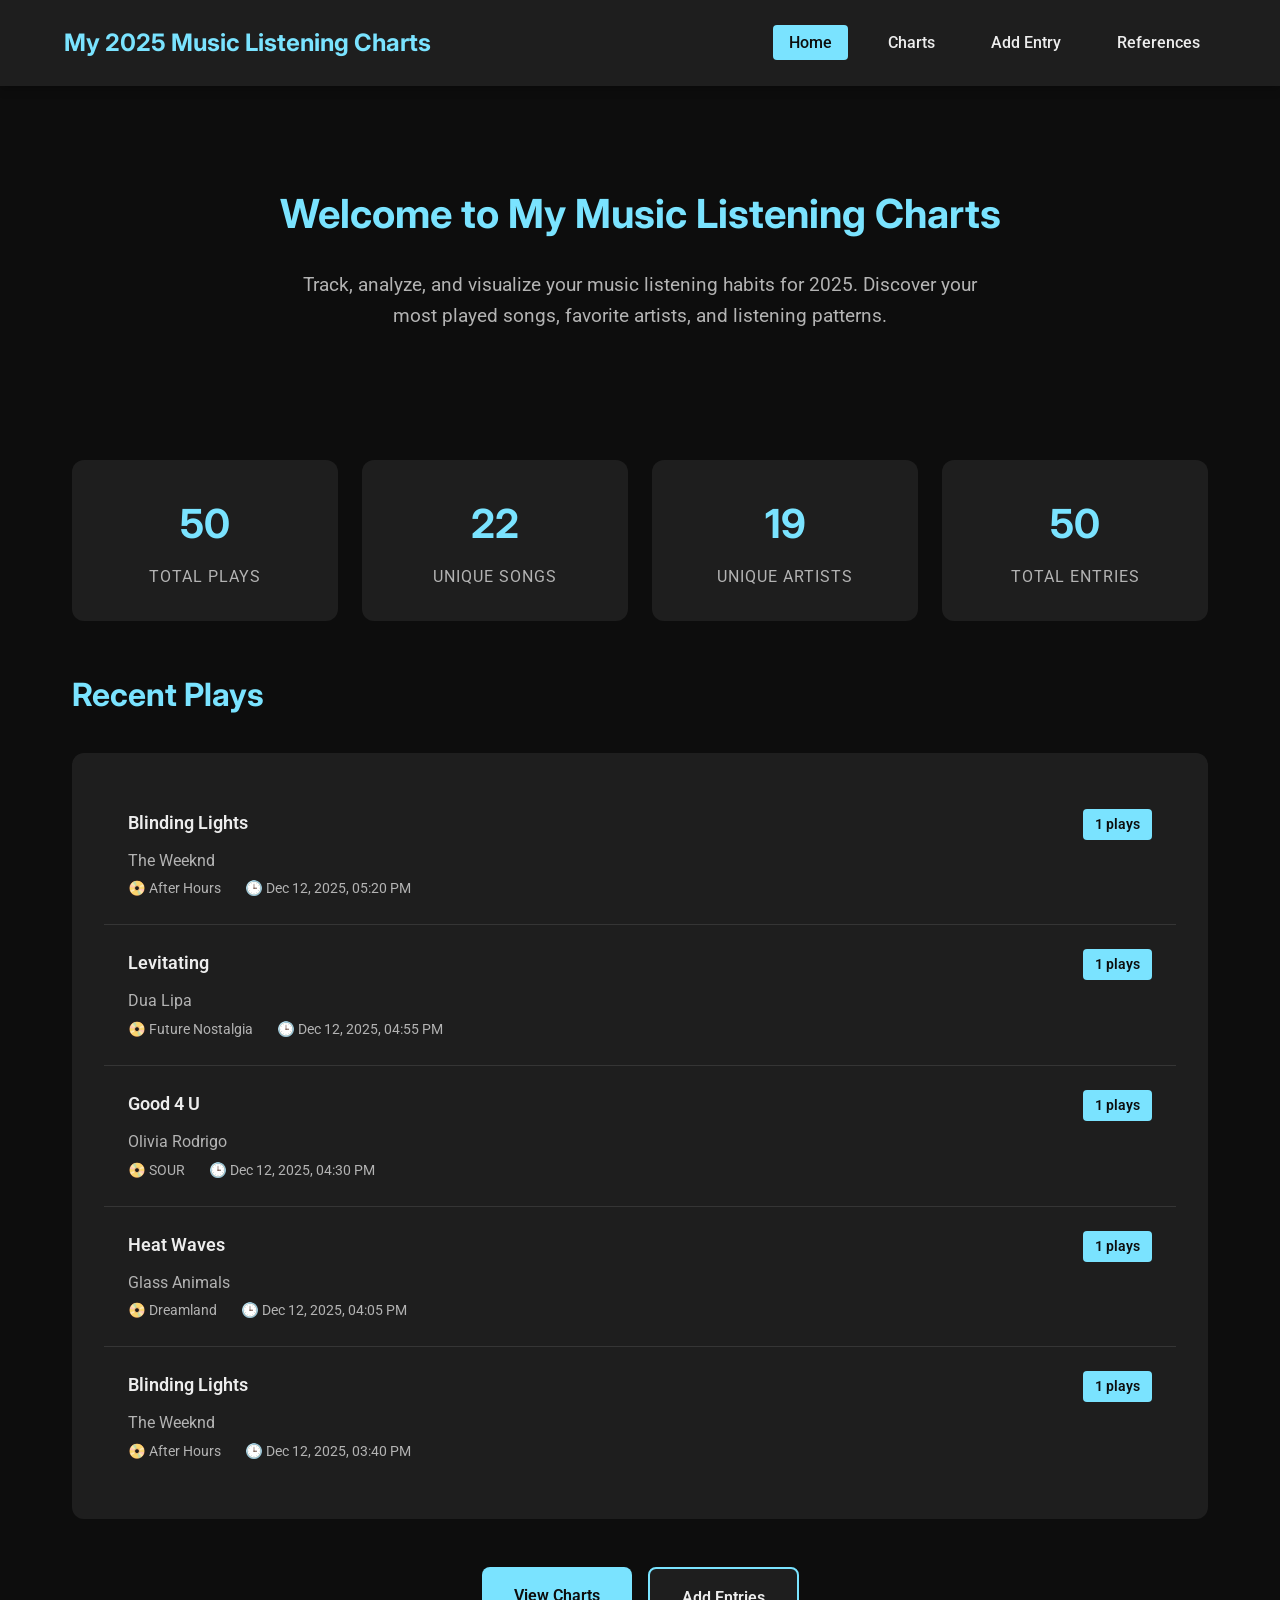
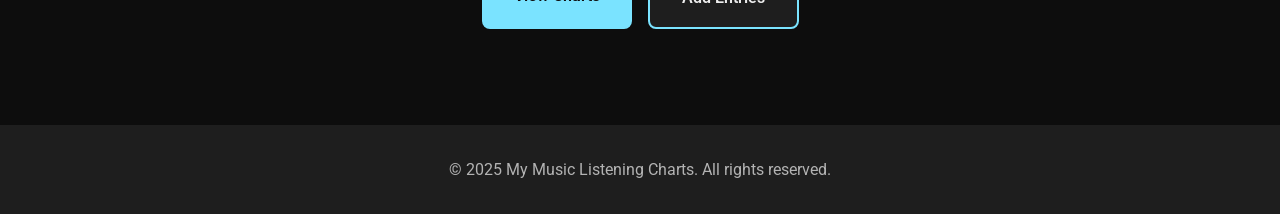
<file: project/index.html>
<!DOCTYPE html>
<html lang="en">
<head>
    <meta charset="UTF-8">
    <meta name="viewport" content="width=device-width, initial-scale=1.0">
    <meta name="description" content="My 2025 Music Listening Charts - Track and visualize your music listening statistics">
    <title>My 2025 Music Listening Charts</title>
    
    <!-- Preload Fonts -->
    <link rel="preload" href="https://fonts.googleapis.com/css2?family=Inter:wght@400;600;700&family=Roboto:wght@400;500;700&display=swap" as="style">
    <link rel="stylesheet" href="https://fonts.googleapis.com/css2?family=Inter:wght@400;600;700&family=Roboto:wght@400;500;700&display=swap">
    
    <!-- Styles -->
    <link rel="stylesheet" href="css/styles.css">
</head>
<body>
    <!-- Header -->
    <header>
        <div class="header-content">
            <a href="index.html" class="site-title">My 2025 Music Listening Charts</a>
            <nav>
                <ul>
                    <li><a href="index.html">Home</a></li>
                    <li><a href="charts.html">Charts</a></li>
                    <li><a href="add.html">Add Entry</a></li>
                    <li><a href="references.html">References</a></li>
                </ul>
            </nav>
        </div>
    </header>
    
    <!-- Main Content -->
    <main>
        <!-- Hero Section -->
        <section class="hero">
            <h1>Welcome to My Music Listening Charts</h1>
            <p>Track, analyze, and visualize your music listening habits for 2025. 
               Discover your most played songs, favorite artists, and listening patterns.</p>
        </section>
        
        <!-- Statistics Cards -->
        <section id="statistics">
            <div class="stats-grid">
                <div class="stat-card">
                    <span class="stat-value" id="total-plays">0</span>
                    <span class="stat-label">Total Plays</span>
                </div>
                <div class="stat-card">
                    <span class="stat-value" id="unique-songs">0</span>
                    <span class="stat-label">Unique Songs</span>
                </div>
                <div class="stat-card">
                    <span class="stat-value" id="unique-artists">0</span>
                    <span class="stat-label">Unique Artists</span>
                </div>
                <div class="stat-card">
                    <span class="stat-value" id="total-entries">0</span>
                    <span class="stat-label">Total Entries</span>
                </div>
            </div>
        </section>
        
        <!-- Recent Plays -->
        <section id="recent-plays">
            <h2>Recent Plays</h2>
            <div id="recent-plays-list">
                <div class="loading">Loading recent plays...</div>
            </div>
        </section>
        
        <!-- Action Buttons -->
        <section class="text-center">
            <div class="btn-group">
                <a href="charts.html" class="btn">View Charts</a>
                <a href="add.html" class="btn btn-secondary">Add Entries</a>
            </div>
        </section>
    </main>
    
    <!-- Footer -->
    <footer>
        <p>&copy; 2025 My Music Listening Charts. All rights reserved.</p>
    </footer>
    
    <!-- Scripts -->
    <script src="js/main.js"></script>
    <script>
        // Initialize home page
        document.addEventListener('DOMContentLoaded', async function() {
            console.log('Home page initializing...');
            updateActiveNav('index.html');
            
            try {
                // Load data
                const data = await loadData();
                console.log('Data loaded:', data.length, 'entries');
                
                // Calculate and display statistics
                const stats = getStats(data);
                
                document.getElementById('total-plays').textContent = formatNumber(stats.totalPlays);
                document.getElementById('unique-songs').textContent = formatNumber(stats.uniqueSongs);
                document.getElementById('unique-artists').textContent = formatNumber(stats.uniqueArtists);
                document.getElementById('total-entries').textContent = formatNumber(stats.totalEntries);
                
                // Display recent plays
                displayRecentPlays(data);
                
            } catch (error) {
                console.error('Error initializing home page:', error);
            }
        });
        
        /**
         * Display recent plays
         * @param {Array} data - All data
         */
        function displayRecentPlays(data) {
            const container = document.getElementById('recent-plays-list');
            
            if (data.length === 0) {
                container.innerHTML = `
                    <div class="empty-state">
                        <p>No plays recorded yet</p>
                        <p>Add some entries or upload a CSV file to get started!</p>
                    </div>
                `;
                return;
            }
            
            // Sort by datetime (most recent first)
            const sorted = [...data].sort((a, b) => {
                const dateA = new Date(a.datetime || 0);
                const dateB = new Date(b.datetime || 0);
                return dateB - dateA;
            });
            
            // Get top 5 recent plays
            const recentPlays = sorted.slice(0, 5);
            
            let html = '<div class="recent-plays">';
            
            recentPlays.forEach(play => {
                html += `
                    <div class="play-item">
                        <div class="play-header">
                            <span class="play-song">${escapeHtml(play.song)}</span>
                            <span class="play-count">${formatNumber(play.plays)} plays</span>
                        </div>
                        <div class="play-artist">${escapeHtml(play.artist)}</div>
                        <div class="play-meta">
                            ${play.album ? `<span>📀 ${escapeHtml(play.album)}</span>` : ''}
                            <span>🕒 ${formatDateTime(play.datetime)}</span>
                        </div>
                    </div>
                `;
            });
            
            html += '</div>';
            
            container.innerHTML = html;
        }
    </script>
</body>
</html>
</file>
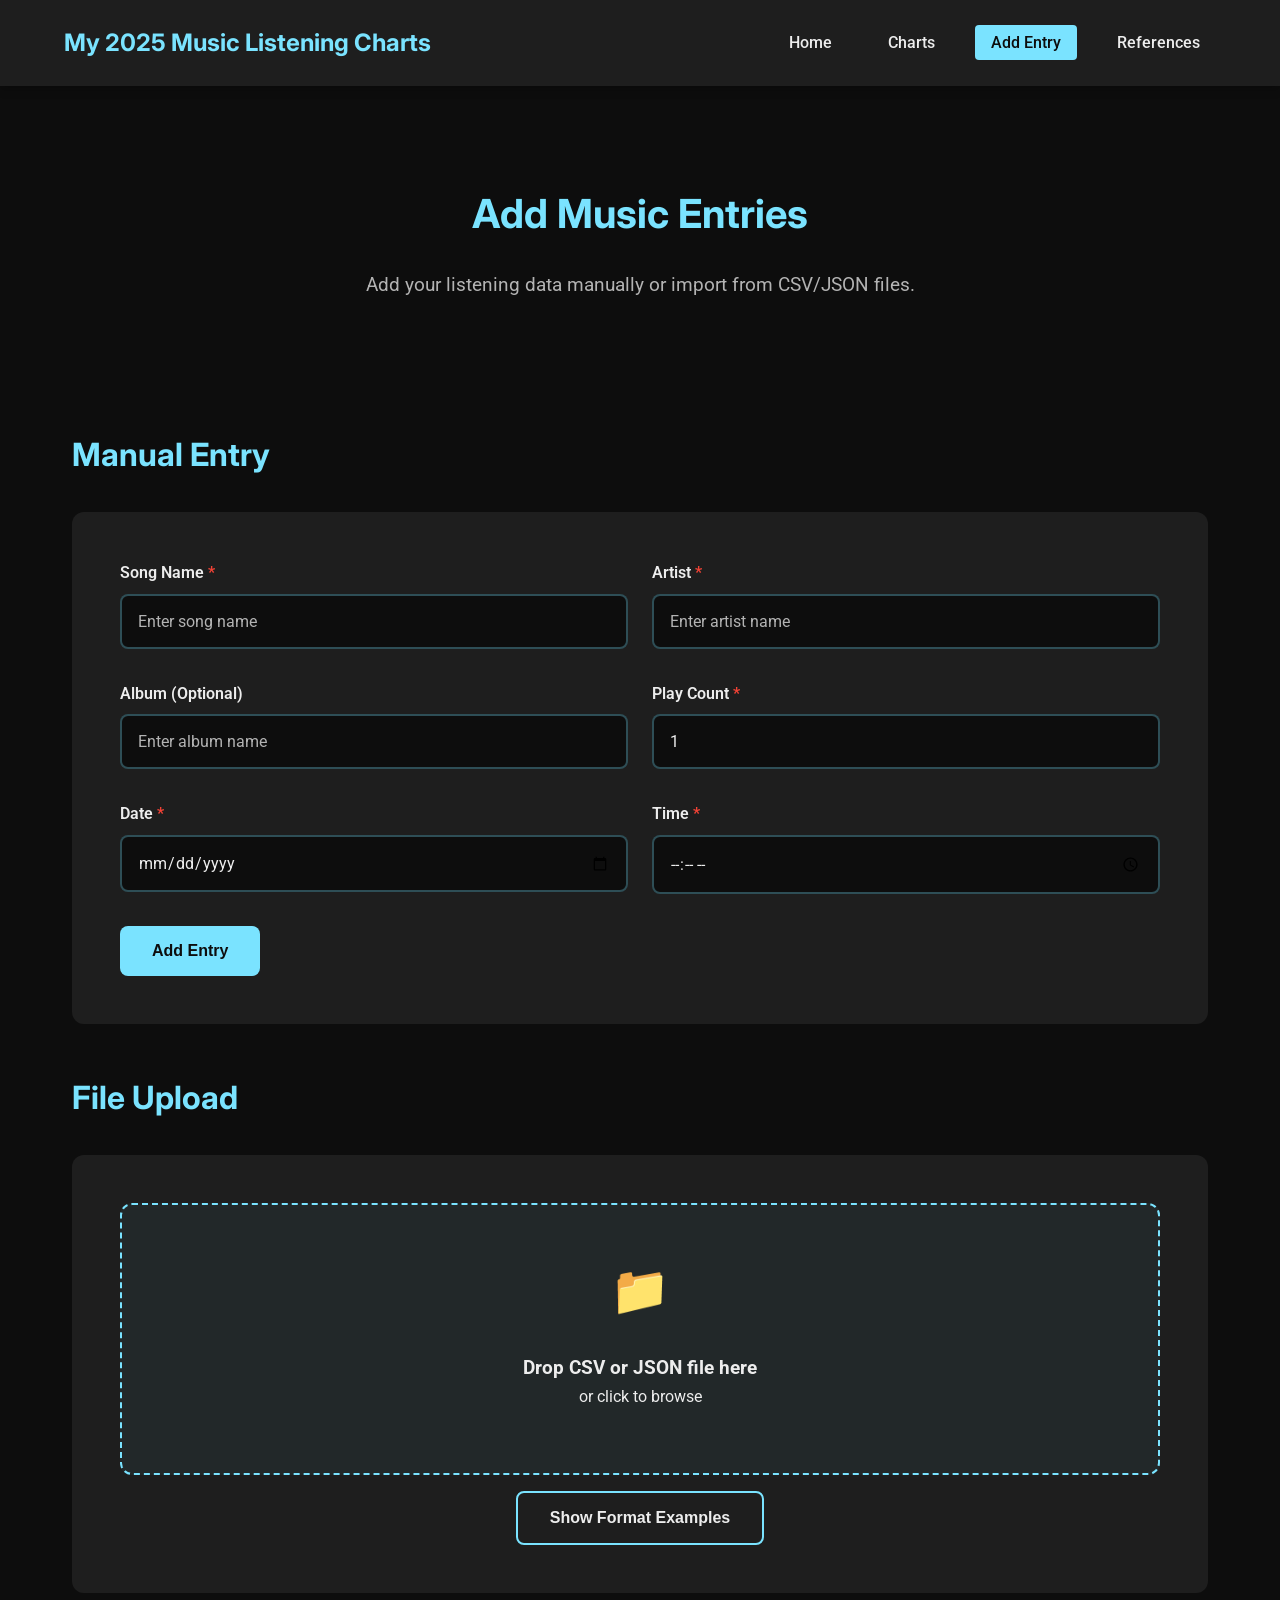
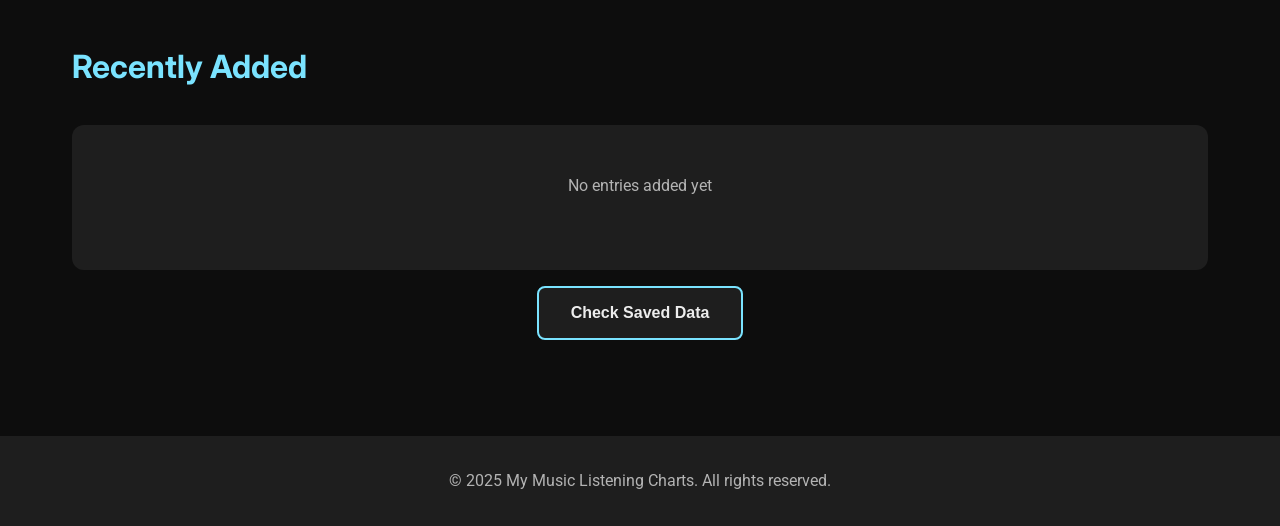
<file: project/add.html>
<!DOCTYPE html>
<html lang="en">
<head>
    <meta charset="UTF-8">
    <meta name="viewport" content="width=device-width, initial-scale=1.0">
    <meta name="description" content="Add music listening entries manually or via file upload">
    <title>Add Entry - My 2025 Music Listening Charts</title>
    
    <!-- Preload Fonts -->
    <link rel="preload" href="https://fonts.googleapis.com/css2?family=Inter:wght@400;600;700&family=Roboto:wght@400;500;700&display=swap" as="style">
    <link rel="stylesheet" href="https://fonts.googleapis.com/css2?family=Inter:wght@400;600;700&family=Roboto:wght@400;500;700&display=swap">
    
    <!-- Styles -->
    <link rel="stylesheet" href="css/styles.css">
</head>
<body>
    <!-- Header -->
    <header>
        <div class="header-content">
            <a href="index.html" class="site-title">My 2025 Music Listening Charts</a>
            <nav>
                <ul>
                    <li><a href="index.html">Home</a></li>
                    <li><a href="charts.html">Charts</a></li>
                    <li><a href="add.html">Add Entry</a></li>
                    <li><a href="references.html">References</a></li>
                </ul>
            </nav>
        </div>
    </header>
    
    <!-- Main Content -->
    <main>
        <!-- Page Title -->
        <section class="hero">
            <h1>Add Music Entries</h1>
            <p>Add your listening data manually or import from CSV/JSON files.</p>
        </section>
        
        <!-- Manual Entry Form -->
        <section id="manual-entry">
            <h2>Manual Entry</h2>
            <div id="manual-message-container"></div>
            <div class="form-container">
                <form id="manual-entry-form">
                    <div class="form-row">
                        <div class="form-group">
                            <label for="song">Song Name <span class="required">*</span></label>
                            <input type="text" id="song" name="song" required placeholder="Enter song name">
                        </div>
                        <div class="form-group">
                            <label for="artist">Artist <span class="required">*</span></label>
                            <input type="text" id="artist" name="artist" required placeholder="Enter artist name">
                        </div>
                    </div>
                    
                    <div class="form-row">
                        <div class="form-group">
                            <label for="album">Album (Optional)</label>
                            <input type="text" id="album" name="album" placeholder="Enter album name">
                        </div>
                        <div class="form-group">
                            <label for="plays">Play Count <span class="required">*</span></label>
                            <input type="number" id="plays" name="plays" required min="1" value="1">
                        </div>
                    </div>
                    
                    <div class="form-row">
                        <div class="form-group">
                            <label for="date">Date <span class="required">*</span></label>
                            <input type="date" id="date" name="date" required>
                        </div>
                        <div class="form-group">
                            <label for="time">Time <span class="required">*</span></label>
                            <input type="time" id="time" name="time" required>
                        </div>
                    </div>
                    
                    <button type="submit" class="btn">Add Entry</button>
                </form>
            </div>
        </section>
        
        <!-- File Upload Section -->
        <section id="file-upload">
            <h2>File Upload</h2>
            <div id="file-message-container"></div>
            <div class="form-container">
                <div id="file-upload-area" class="file-upload-area">
                    <div class="upload-icon">📁</div>
                    <h3>Drop CSV or JSON file here</h3>
                    <p>or click to browse</p>
                    <p id="file-name" style="color: var(--accent); margin-top: 1rem;"></p>
                    <input type="file" id="file-input" accept=".csv,.json">
                </div>
                
                <div style="text-align: center; margin-top: 1rem;">
                    <button id="toggle-format-btn" class="btn btn-secondary">Show Format Examples</button>
                </div>
                
                <div id="format-example" class="format-example">
                    <h4>CSV Format</h4>
                    <pre>song,plays,datetime,artist,album
Song Name,5,11 Dec 2025, 20:52,Artist Name,Album Name
Another Song,3,12 Dec 2025, 14:30,Another Artist,Another Album</pre>
                    
                    <h4 style="margin-top: 1rem;">JSON Format</h4>
                    <pre>[
  {
    "song": "Song Name",
    "artist": "Artist Name",
    "album": "Album Name",
    "plays": 5,
    "datetime": "2025-12-11T20:52:00.000Z"
  }
]</pre>
                </div>
                
                <!-- Import Summary -->
                <div id="import-summary-section" style="display: none;">
                    <div class="import-summary">
                        <h4>Import Summary</h4>
                        <div class="summary-stats">
                            <div class="summary-stat">
                                <div class="summary-value" id="success-count">0</div>
                                <div class="stat-label">Success</div>
                            </div>
                            <div class="summary-stat">
                                <div class="summary-value" id="error-count">0</div>
                                <div class="stat-label">Errors</div>
                            </div>
                            <div class="summary-stat">
                                <div class="summary-value" id="total-count">0</div>
                                <div class="stat-label">Total</div>
                            </div>
                        </div>
                        <div class="btn-group" style="margin-top: 1.5rem;">
                            <a href="index.html" class="btn btn-secondary">View Statistics</a>
                            <a href="charts.html" class="btn">View Charts</a>
                        </div>
                    </div>
                </div>
            </div>
        </section>
        
        <!-- Recently Added Entries -->
        <section id="recent-entries">
            <h2>Recently Added</h2>
            <div id="recent-entries-list">
                <div class="loading">Loading recent entries...</div>
            </div>
            <div style="text-align: center; margin-top: 1rem;">
                <button id="check-data-btn" class="btn btn-secondary">Check Saved Data</button>
            </div>
        </section>
    </main>
    
    <!-- Footer -->
    <footer>
        <p>&copy; 2025 My Music Listening Charts. All rights reserved.</p>
    </footer>
    
    <!-- Scripts -->
    <script src="js/main.js"></script>
    <script src="js/add.js"></script>
</body>
</html>
</file>
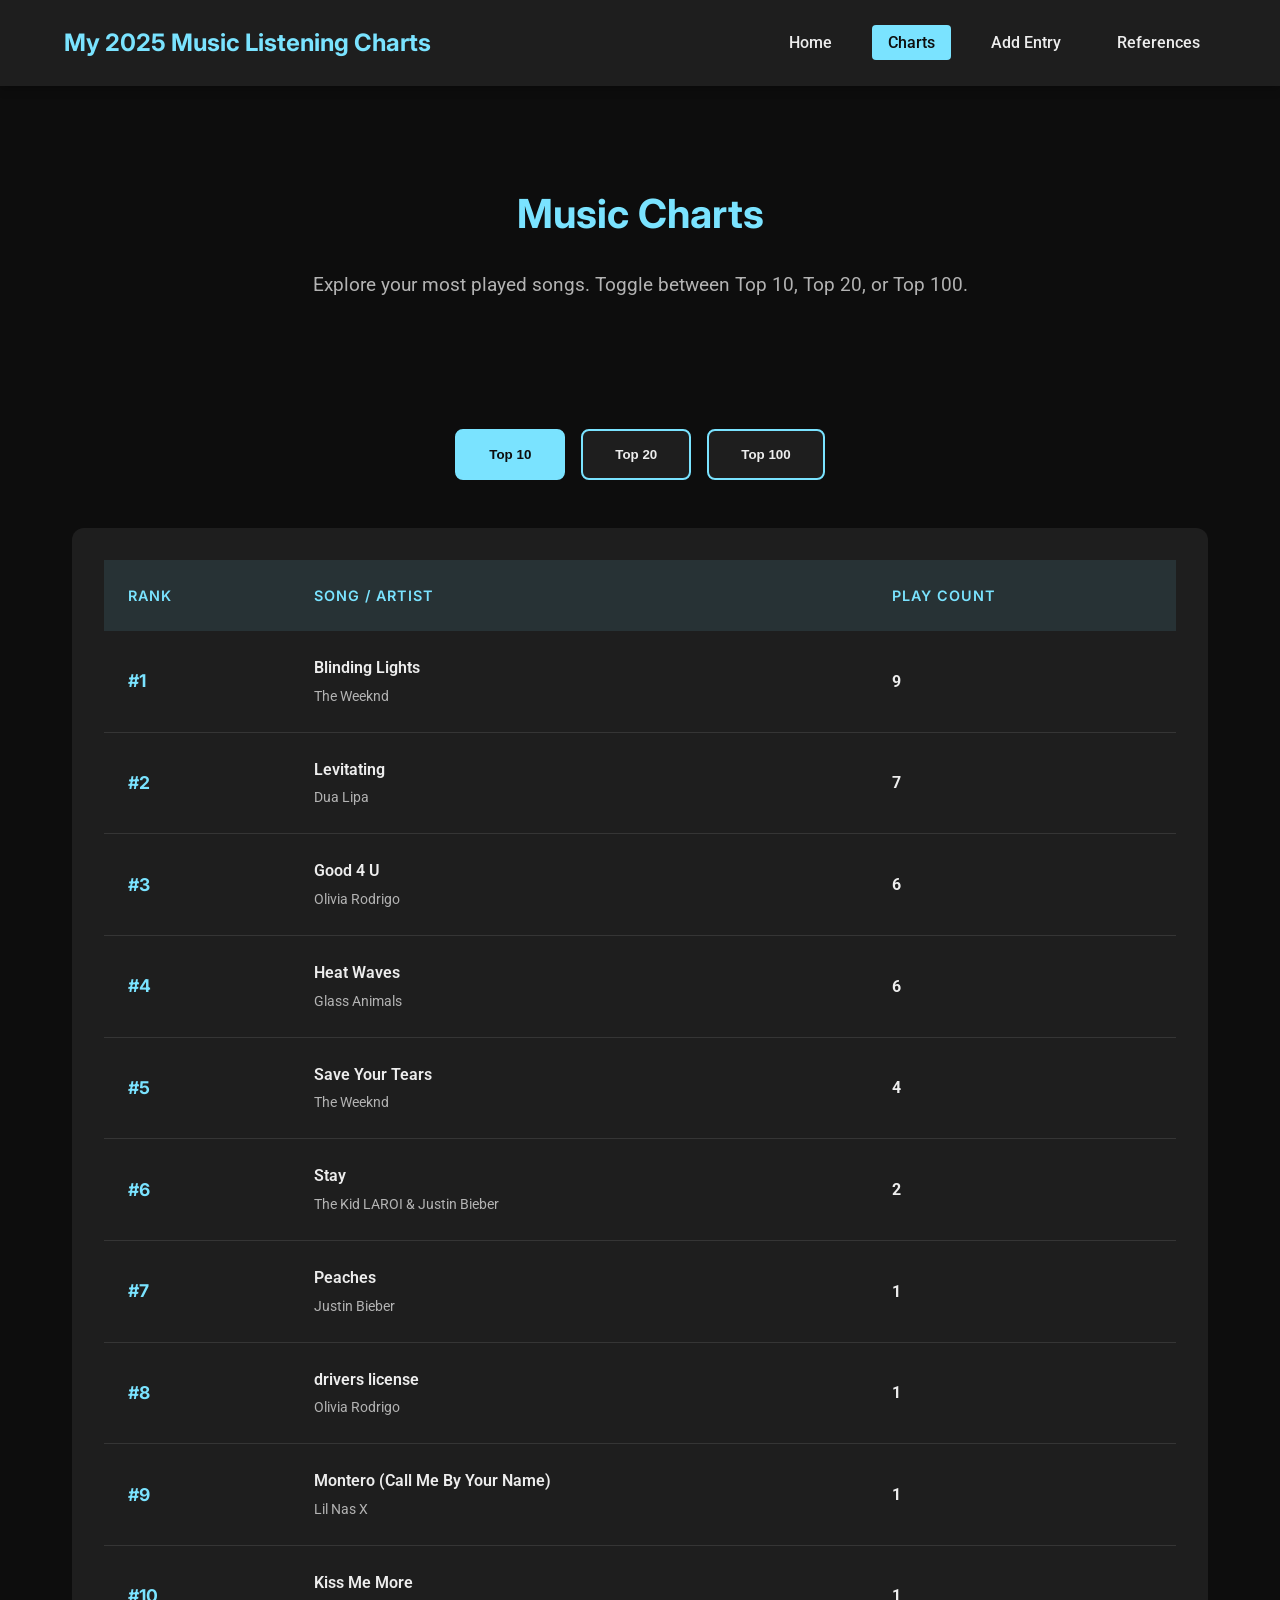
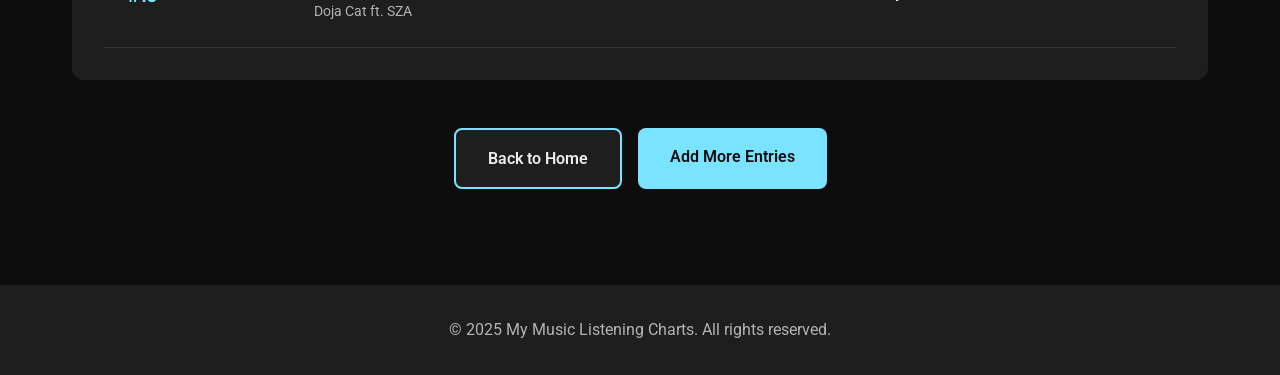
<file: project/charts.html>
<!DOCTYPE html>
<html lang="en">
<head>
    <meta charset="UTF-8">
    <meta name="viewport" content="width=device-width, initial-scale=1.0">
    <meta name="description" content="View your top songs charts - Top 10, 20, or 100">
    <title>Charts - My 2025 Music Listening Charts</title>
    
    <!-- Preload Fonts -->
    <link rel="preload" href="https://fonts.googleapis.com/css2?family=Inter:wght@400;600;700&family=Roboto:wght@400;500;700&display=swap" as="style">
    <link rel="stylesheet" href="https://fonts.googleapis.com/css2?family=Inter:wght@400;600;700&family=Roboto:wght@400;500;700&display=swap">
    
    <!-- Styles -->
    <link rel="stylesheet" href="css/styles.css">
</head>
<body>
    <!-- Header -->
    <header>
        <div class="header-content">
            <a href="index.html" class="site-title">My 2025 Music Listening Charts</a>
            <nav>
                <ul>
                    <li><a href="index.html">Home</a></li>
                    <li><a href="charts.html">Charts</a></li>
                    <li><a href="add.html">Add Entry</a></li>
                    <li><a href="references.html">References</a></li>
                </ul>
            </nav>
        </div>
    </header>
    
    <!-- Main Content -->
    <main>
        <!-- Page Title -->
        <section class="hero">
            <h1>Music Charts</h1>
            <p>Explore your most played songs. Toggle between Top 10, Top 20, or Top 100.</p>
        </section>
        
        <!-- Toggle Buttons -->
        <section>
            <div class="toggle-buttons">
                <button id="top-10-btn" class="toggle-btn active">Top 10</button>
                <button id="top-20-btn" class="toggle-btn">Top 20</button>
                <button id="top-100-btn" class="toggle-btn">Top 100</button>
            </div>
        </section>
        
        <!-- Chart Container -->
        <section id="chart-section">
            <div id="chart-container">
                <div class="loading">Loading chart data...</div>
            </div>
        </section>
        
        <!-- Action Buttons -->
        <section class="text-center mt-3">
            <div class="btn-group">
                <a href="index.html" class="btn btn-secondary">Back to Home</a>
                <a href="add.html" class="btn">Add More Entries</a>
            </div>
        </section>
    </main>
    
    <!-- Footer -->
    <footer>
        <p>&copy; 2025 My Music Listening Charts. All rights reserved.</p>
    </footer>
    
    <!-- Scripts -->
    <script src="js/main.js"></script>
    <script src="scripts/charts.js"></script>
</body>
</html>
</file>
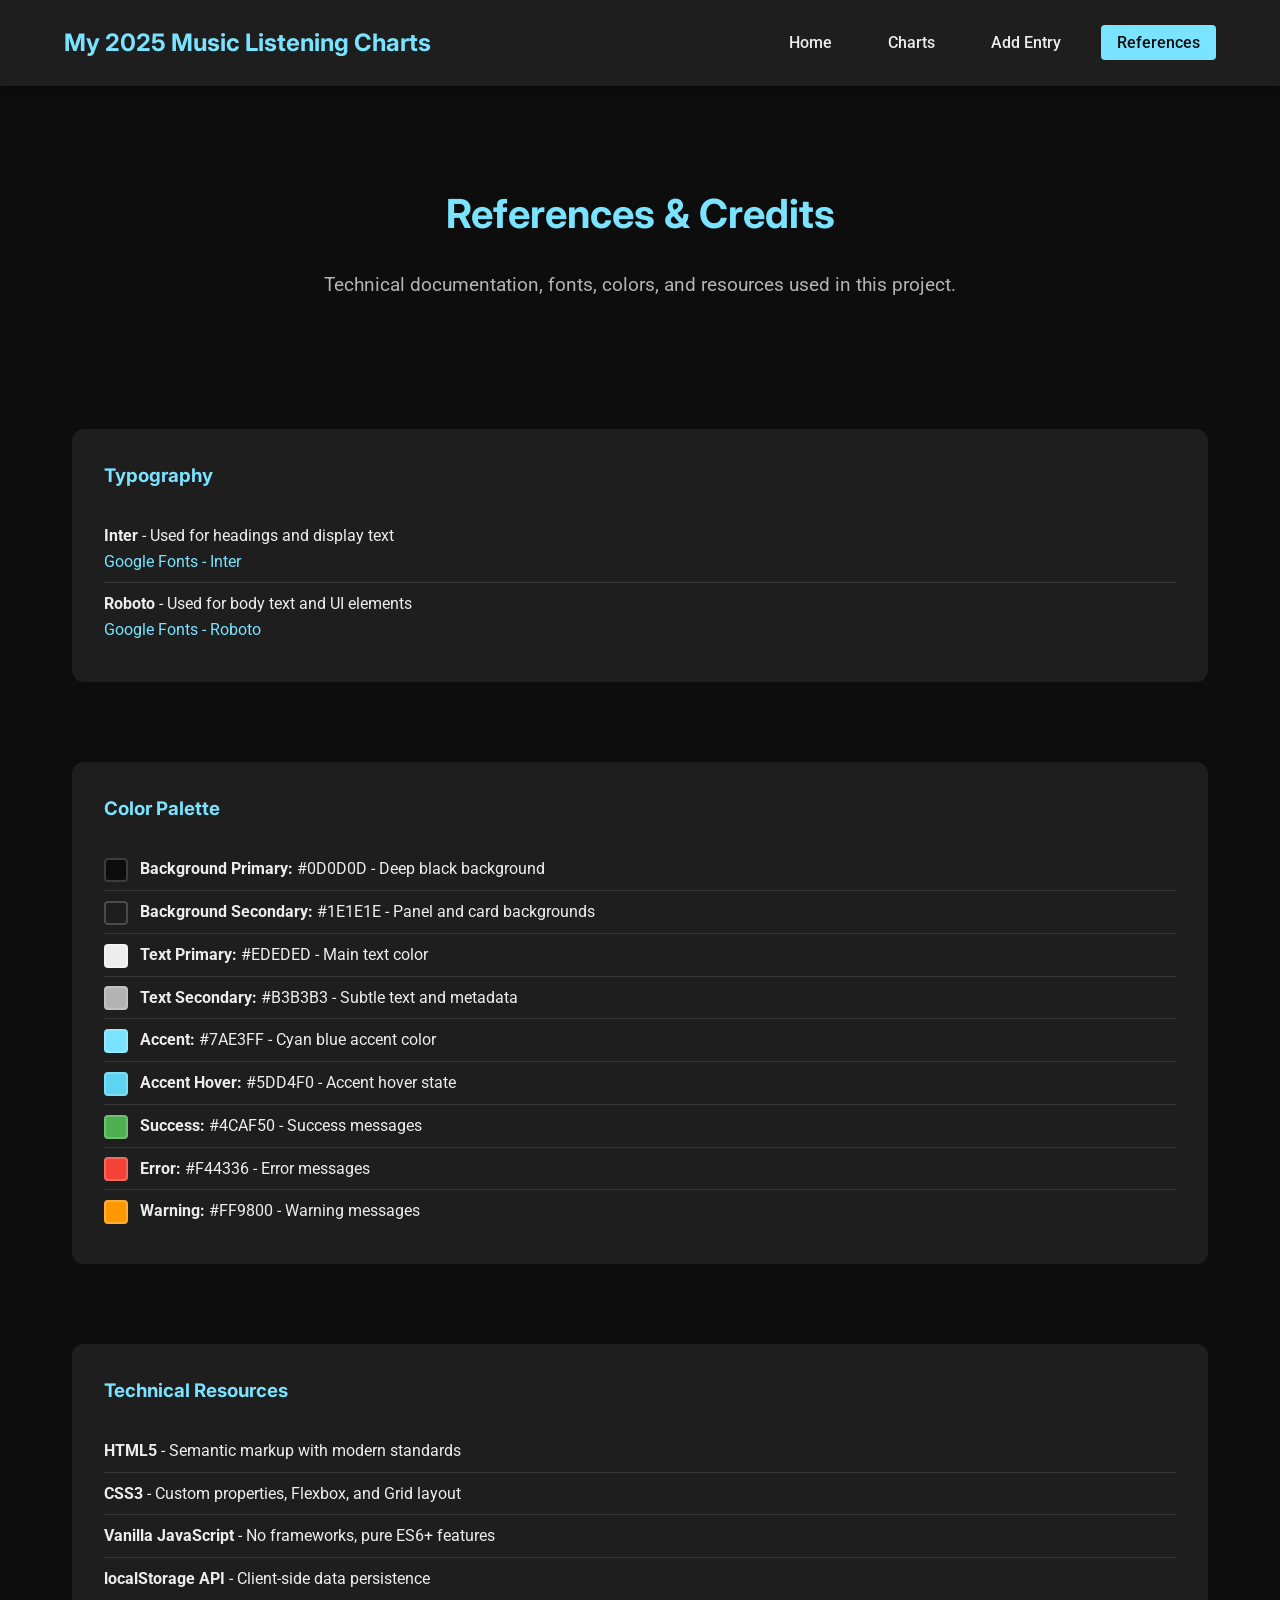
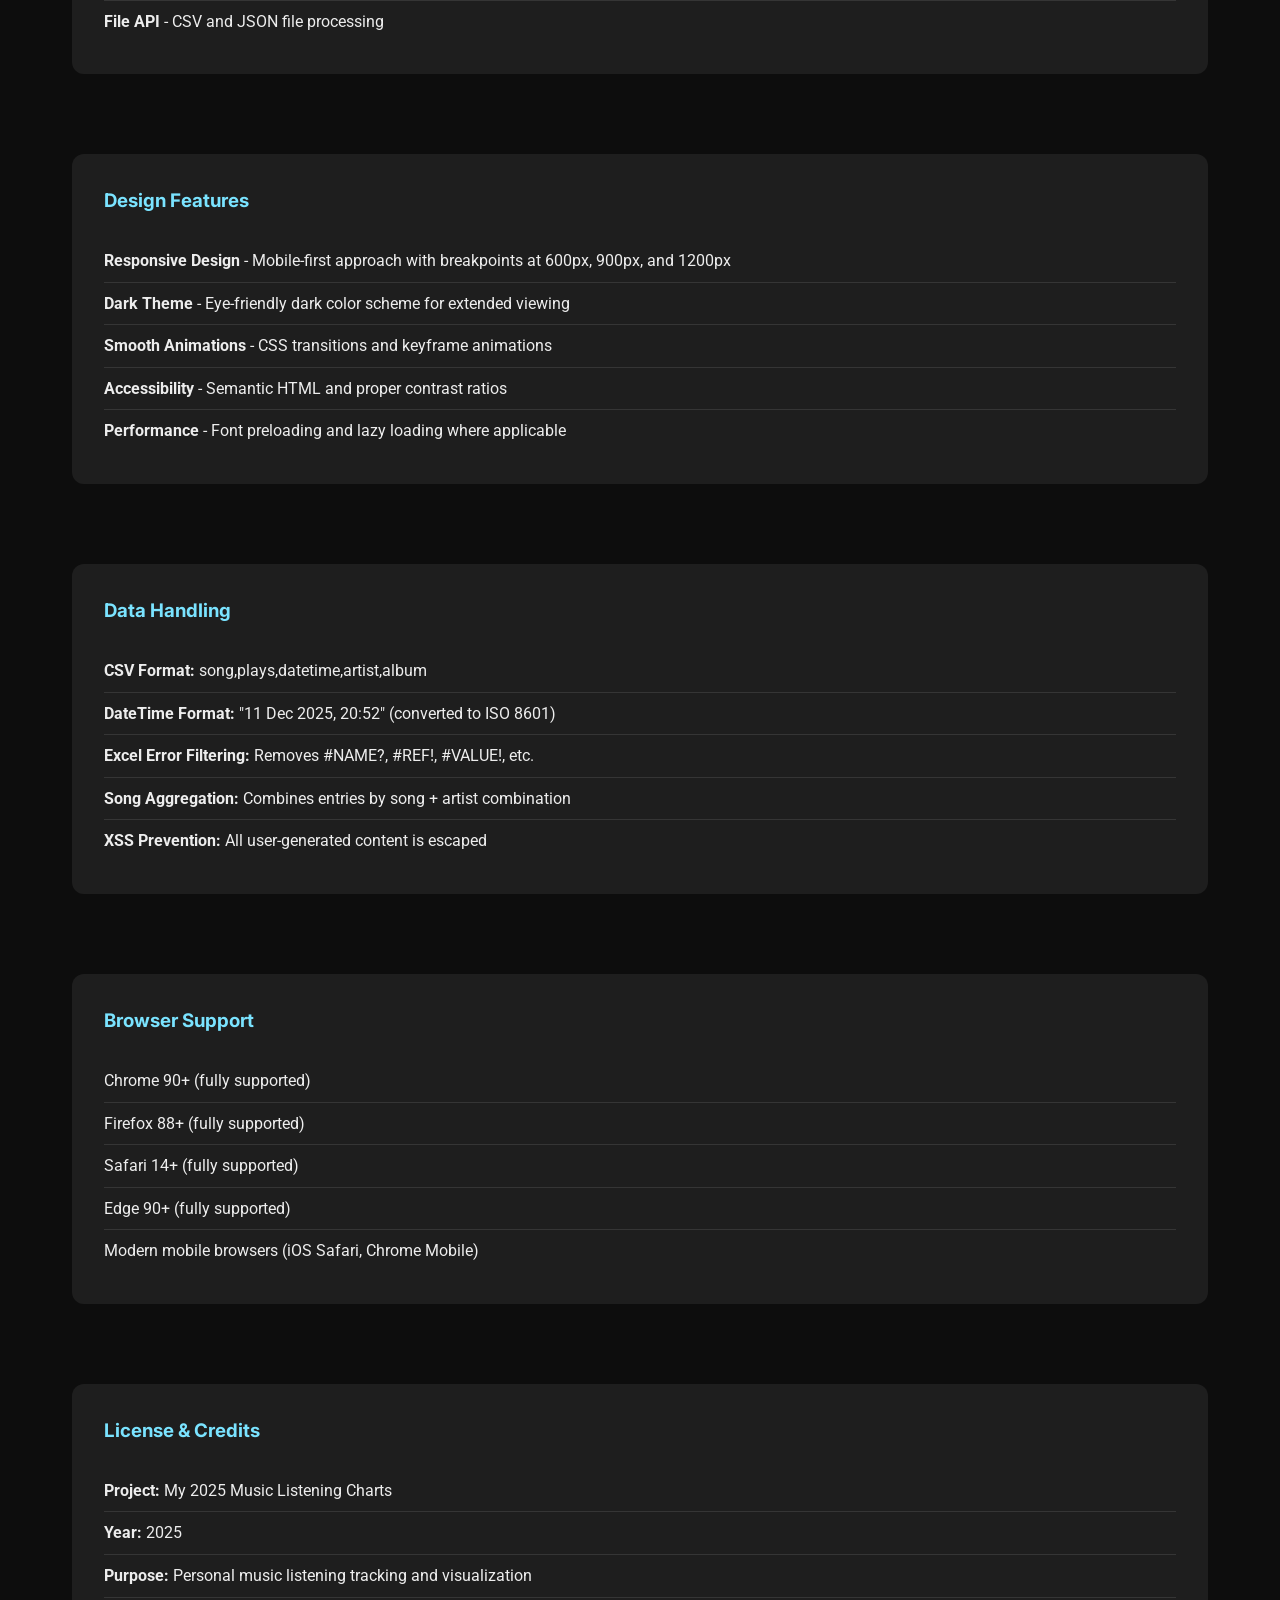
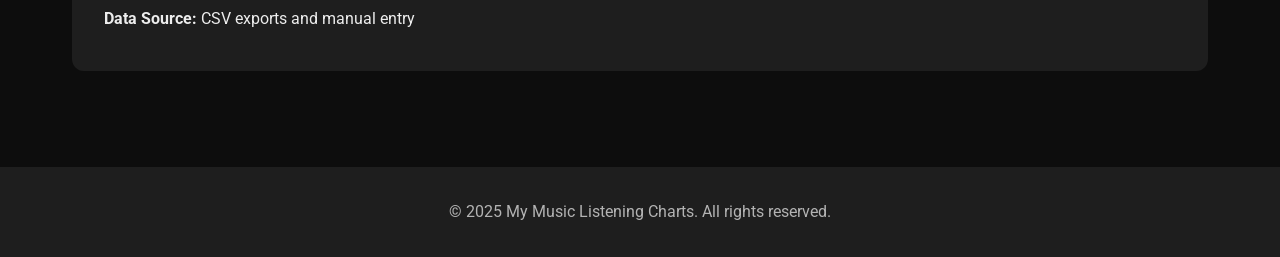
<file: project/references.html>
<!DOCTYPE html>
<html lang="en">
<head>
    <meta charset="UTF-8">
    <meta name="viewport" content="width=device-width, initial-scale=1.0">
    <meta name="description" content="References, credits, and technical documentation">
    <title>References - My 2025 Music Listening Charts</title>
    
    <!-- Preload Fonts -->
    <link rel="preload" href="https://fonts.googleapis.com/css2?family=Inter:wght@400;600;700&family=Roboto:wght@400;500;700&display=swap" as="style">
    <link rel="stylesheet" href="https://fonts.googleapis.com/css2?family=Inter:wght@400;600;700&family=Roboto:wght@400;500;700&display=swap">
    
    <!-- Styles -->
    <link rel="stylesheet" href="css/styles.css">
</head>
<body>
    <!-- Header -->
    <header>
        <div class="header-content">
            <a href="index.html" class="site-title">My 2025 Music Listening Charts</a>
            <nav>
                <ul>
                    <li><a href="index.html">Home</a></li>
                    <li><a href="charts.html">Charts</a></li>
                    <li><a href="add.html">Add Entry</a></li>
                    <li><a href="references.html">References</a></li>
                </ul>
            </nav>
        </div>
    </header>
    
    <!-- Main Content -->
    <main>
        <!-- Page Title -->
        <section class="hero">
            <h1>References & Credits</h1>
            <p>Technical documentation, fonts, colors, and resources used in this project.</p>
        </section>
        
        <!-- References Grid -->
        <div class="references-grid">
            <!-- Typography -->
            <section class="reference-section">
                <h3>Typography</h3>
                <ul>
                    <li>
                        <strong>Inter</strong> - Used for headings and display text
                        <br><a href="https://fonts.google.com/specimen/Inter" target="_blank" rel="noopener">Google Fonts - Inter</a>
                    </li>
                    <li>
                        <strong>Roboto</strong> - Used for body text and UI elements
                        <br><a href="https://fonts.google.com/specimen/Roboto" target="_blank" rel="noopener">Google Fonts - Roboto</a>
                    </li>
                </ul>
            </section>
            
            <!-- Color Palette -->
            <section class="reference-section">
                <h3>Color Palette</h3>
                <ul>
                    <li>
                        <span class="color-swatch" style="background-color: #0D0D0D;"></span>
                        <strong>Background Primary:</strong> #0D0D0D - Deep black background
                    </li>
                    <li>
                        <span class="color-swatch" style="background-color: #1E1E1E;"></span>
                        <strong>Background Secondary:</strong> #1E1E1E - Panel and card backgrounds
                    </li>
                    <li>
                        <span class="color-swatch" style="background-color: #EDEDED;"></span>
                        <strong>Text Primary:</strong> #EDEDED - Main text color
                    </li>
                    <li>
                        <span class="color-swatch" style="background-color: #B3B3B3;"></span>
                        <strong>Text Secondary:</strong> #B3B3B3 - Subtle text and metadata
                    </li>
                    <li>
                        <span class="color-swatch" style="background-color: #7AE3FF;"></span>
                        <strong>Accent:</strong> #7AE3FF - Cyan blue accent color
                    </li>
                    <li>
                        <span class="color-swatch" style="background-color: #5DD4F0;"></span>
                        <strong>Accent Hover:</strong> #5DD4F0 - Accent hover state
                    </li>
                    <li>
                        <span class="color-swatch" style="background-color: #4CAF50;"></span>
                        <strong>Success:</strong> #4CAF50 - Success messages
                    </li>
                    <li>
                        <span class="color-swatch" style="background-color: #F44336;"></span>
                        <strong>Error:</strong> #F44336 - Error messages
                    </li>
                    <li>
                        <span class="color-swatch" style="background-color: #FF9800;"></span>
                        <strong>Warning:</strong> #FF9800 - Warning messages
                    </li>
                </ul>
            </section>
            
            <!-- Technical Resources -->
            <section class="reference-section">
                <h3>Technical Resources</h3>
                <ul>
                    <li>
                        <strong>HTML5</strong> - Semantic markup with modern standards
                    </li>
                    <li>
                        <strong>CSS3</strong> - Custom properties, Flexbox, and Grid layout
                    </li>
                    <li>
                        <strong>Vanilla JavaScript</strong> - No frameworks, pure ES6+ features
                    </li>
                    <li>
                        <strong>localStorage API</strong> - Client-side data persistence
                    </li>
                    <li>
                        <strong>File API</strong> - CSV and JSON file processing
                    </li>
                </ul>
            </section>
            
            <!-- Design Features -->
            <section class="reference-section">
                <h3>Design Features</h3>
                <ul>
                    <li>
                        <strong>Responsive Design</strong> - Mobile-first approach with breakpoints at 600px, 900px, and 1200px
                    </li>
                    <li>
                        <strong>Dark Theme</strong> - Eye-friendly dark color scheme for extended viewing
                    </li>
                    <li>
                        <strong>Smooth Animations</strong> - CSS transitions and keyframe animations
                    </li>
                    <li>
                        <strong>Accessibility</strong> - Semantic HTML and proper contrast ratios
                    </li>
                    <li>
                        <strong>Performance</strong> - Font preloading and lazy loading where applicable
                    </li>
                </ul>
            </section>
            
            <!-- Data Handling -->
            <section class="reference-section">
                <h3>Data Handling</h3>
                <ul>
                    <li>
                        <strong>CSV Format:</strong> song,plays,datetime,artist,album
                    </li>
                    <li>
                        <strong>DateTime Format:</strong> "11 Dec 2025, 20:52" (converted to ISO 8601)
                    </li>
                    <li>
                        <strong>Excel Error Filtering:</strong> Removes #NAME?, #REF!, #VALUE!, etc.
                    </li>
                    <li>
                        <strong>Song Aggregation:</strong> Combines entries by song + artist combination
                    </li>
                    <li>
                        <strong>XSS Prevention:</strong> All user-generated content is escaped
                    </li>
                </ul>
            </section>
            
            <!-- Browser Support -->
            <section class="reference-section">
                <h3>Browser Support</h3>
                <ul>
                    <li>Chrome 90+ (fully supported)</li>
                    <li>Firefox 88+ (fully supported)</li>
                    <li>Safari 14+ (fully supported)</li>
                    <li>Edge 90+ (fully supported)</li>
                    <li>Modern mobile browsers (iOS Safari, Chrome Mobile)</li>
                </ul>
            </section>
            
            <!-- License & Credits -->
            <section class="reference-section">
                <h3>License & Credits</h3>
                <ul>
                    <li>
                        <strong>Project:</strong> My 2025 Music Listening Charts
                    </li>
                    <li>
                        <strong>Year:</strong> 2025
                    </li>
                    <li>
                        <strong>Purpose:</strong> Personal music listening tracking and visualization
                    </li>
                    <li>
                        <strong>Data Source:</strong> CSV exports and manual entry
                    </li>
                </ul>
            </section>
        </div>
    </main>
    
    <!-- Footer -->
    <footer>
        <p>&copy; 2025 My Music Listening Charts. All rights reserved.</p>
    </footer>
    
    <!-- Scripts -->
    <script src="js/main.js"></script>
    <script>
        document.addEventListener('DOMContentLoaded', function() {
            updateActiveNav('references.html');
        });
    </script>
</body>
</html>
</file>
<file: project/css/styles.css>
/* Reset and Base Styles */
* {
    margin: 0;
    padding: 0;
    box-sizing: border-box;
}

:root {
    /* Color Palette */
    --bg-primary: #0D0D0D;
    --bg-secondary: #1E1E1E;
    --text-primary: #EDEDED;
    --text-secondary: #B3B3B3;
    --accent: #7AE3FF;
    --accent-hover: #5DD4F0;
    --success: #4CAF50;
    --error: #F44336;
    --warning: #FF9800;
    
    /* Fonts */
    --font-heading: 'Inter', sans-serif;
    --font-body: 'Roboto', sans-serif;
    
    /* Spacing */
    --spacing-xs: 0.5rem;
    --spacing-sm: 1rem;
    --spacing-md: 1.5rem;
    --spacing-lg: 2rem;
    --spacing-xl: 3rem;
    
    /* Border Radius */
    --radius-sm: 4px;
    --radius-md: 8px;
    --radius-lg: 12px;
}

body {
    font-family: var(--font-body);
    background-color: var(--bg-primary);
    color: var(--text-primary);
    line-height: 1.6;
    min-height: 100vh;
    display: flex;
    flex-direction: column;
}

/* Header and Navigation */
header {
    background-color: var(--bg-secondary);
    padding: var(--spacing-md) 0;
    box-shadow: 0 2px 10px rgba(0, 0, 0, 0.3);
    position: sticky;
    top: 0;
    z-index: 100;
}

.header-content {
    max-width: 1200px;
    margin: 0 auto;
    padding: 0 var(--spacing-md);
    display: flex;
    justify-content: space-between;
    align-items: center;
    flex-wrap: wrap;
    gap: var(--spacing-sm);
}

.site-title {
    font-family: var(--font-heading);
    font-size: 1.5rem;
    font-weight: 700;
    color: var(--accent);
    text-decoration: none;
    transition: color 0.3s ease;
}

.site-title:hover {
    color: var(--accent-hover);
}

nav ul {
    list-style: none;
    display: flex;
    gap: var(--spacing-md);
    flex-wrap: wrap;
}

nav a {
    color: var(--text-primary);
    text-decoration: none;
    padding: var(--spacing-xs) var(--spacing-sm);
    border-radius: var(--radius-sm);
    transition: all 0.3s ease;
    font-weight: 500;
}

nav a:hover,
nav a.active {
    background-color: var(--accent);
    color: var(--bg-primary);
}

/* Main Content */
main {
    flex: 1;
    max-width: 1200px;
    margin: 0 auto;
    padding: var(--spacing-xl) var(--spacing-md);
    width: 100%;
}

/* Hero Section */
.hero {
    text-align: center;
    padding: var(--spacing-xl) var(--spacing-md);
    margin-bottom: var(--spacing-xl);
}

.hero h1 {
    font-family: var(--font-heading);
    font-size: 2.5rem;
    margin-bottom: var(--spacing-md);
    color: var(--accent);
    animation: fadeInUp 0.6s ease;
}

.hero p {
    font-size: 1.2rem;
    color: var(--text-secondary);
    max-width: 700px;
    margin: 0 auto var(--spacing-lg);
    animation: fadeInUp 0.6s ease 0.2s both;
}

/* Stats Cards */
.stats-grid {
    display: grid;
    grid-template-columns: repeat(auto-fit, minmax(250px, 1fr));
    gap: var(--spacing-md);
    margin-bottom: var(--spacing-xl);
}

.stat-card {
    background-color: var(--bg-secondary);
    padding: var(--spacing-lg);
    border-radius: var(--radius-lg);
    text-align: center;
    transition: transform 0.3s ease, box-shadow 0.3s ease;
    animation: fadeInUp 0.6s ease both;
}

.stat-card:nth-child(1) { animation-delay: 0.1s; }
.stat-card:nth-child(2) { animation-delay: 0.2s; }
.stat-card:nth-child(3) { animation-delay: 0.3s; }
.stat-card:nth-child(4) { animation-delay: 0.4s; }

.stat-card:hover {
    transform: translateY(-5px);
    box-shadow: 0 8px 20px rgba(122, 227, 255, 0.2);
}

.stat-value {
    font-family: var(--font-heading);
    font-size: 2.5rem;
    font-weight: 700;
    color: var(--accent);
    display: block;
    margin-bottom: var(--spacing-xs);
}

.stat-label {
    font-size: 1rem;
    color: var(--text-secondary);
    text-transform: uppercase;
    letter-spacing: 1px;
}

/* Sections */
section {
    margin-bottom: var(--spacing-xl);
}

section h2 {
    font-family: var(--font-heading);
    font-size: 2rem;
    margin-bottom: var(--spacing-lg);
    color: var(--accent);
}

/* Buttons */
.btn {
    display: inline-block;
    padding: var(--spacing-sm) var(--spacing-lg);
    background-color: var(--accent);
    color: var(--bg-primary);
    text-decoration: none;
    border-radius: var(--radius-md);
    font-weight: 600;
    border: none;
    cursor: pointer;
    transition: all 0.3s ease;
    font-size: 1rem;
}

.btn:hover {
    background-color: var(--accent-hover);
    transform: translateY(-2px);
    box-shadow: 0 4px 12px rgba(122, 227, 255, 0.4);
}

.btn-secondary {
    background-color: var(--bg-secondary);
    color: var(--text-primary);
    border: 2px solid var(--accent);
}

.btn-secondary:hover {
    background-color: var(--accent);
    color: var(--bg-primary);
}

.btn-group {
    display: flex;
    gap: var(--spacing-sm);
    flex-wrap: wrap;
    justify-content: center;
    margin: var(--spacing-lg) 0;
}

/* Toggle Buttons */
.toggle-buttons {
    display: flex;
    gap: var(--spacing-sm);
    justify-content: center;
    margin-bottom: var(--spacing-lg);
    flex-wrap: wrap;
}

.toggle-btn {
    padding: var(--spacing-sm) var(--spacing-lg);
    background-color: var(--bg-secondary);
    color: var(--text-primary);
    border: 2px solid var(--accent);
    border-radius: var(--radius-md);
    cursor: pointer;
    transition: all 0.3s ease;
    font-weight: 600;
}

.toggle-btn:hover {
    background-color: var(--accent);
    color: var(--bg-primary);
}

.toggle-btn.active {
    background-color: var(--accent);
    color: var(--bg-primary);
}

/* Tables */
.table-container {
    background-color: var(--bg-secondary);
    border-radius: var(--radius-lg);
    padding: var(--spacing-lg);
    overflow-x: auto;
}

table {
    width: 100%;
    border-collapse: collapse;
}

thead {
    background-color: rgba(122, 227, 255, 0.1);
}

th {
    padding: var(--spacing-md);
    text-align: left;
    font-family: var(--font-heading);
    font-weight: 600;
    color: var(--accent);
    text-transform: uppercase;
    letter-spacing: 1px;
    font-size: 0.9rem;
}

td {
    padding: var(--spacing-md);
    border-bottom: 1px solid rgba(255, 255, 255, 0.1);
}

tbody tr {
    transition: background-color 0.2s ease;
}

tbody tr:hover {
    background-color: rgba(122, 227, 255, 0.05);
}

.rank-cell {
    font-family: var(--font-heading);
    font-weight: 700;
    color: var(--accent);
    font-size: 1.1rem;
}

.song-info {
    display: flex;
    flex-direction: column;
}

.song-name {
    font-weight: 600;
    margin-bottom: 0.25rem;
}

.artist-name {
    color: var(--text-secondary);
    font-size: 0.9rem;
}

/* Lists */
.recent-plays {
    background-color: var(--bg-secondary);
    border-radius: var(--radius-lg);
    padding: var(--spacing-lg);
}

.play-item {
    padding: var(--spacing-md);
    border-bottom: 1px solid rgba(255, 255, 255, 0.1);
    transition: background-color 0.2s ease;
}

.play-item:last-child {
    border-bottom: none;
}

.play-item:hover {
    background-color: rgba(122, 227, 255, 0.05);
}

.play-header {
    display: flex;
    justify-content: space-between;
    align-items: flex-start;
    margin-bottom: var(--spacing-xs);
    flex-wrap: wrap;
    gap: var(--spacing-xs);
}

.play-song {
    font-weight: 600;
    font-size: 1.1rem;
}

.play-count {
    background-color: var(--accent);
    color: var(--bg-primary);
    padding: 0.25rem 0.75rem;
    border-radius: var(--radius-sm);
    font-weight: 600;
    font-size: 0.9rem;
}

.play-artist {
    color: var(--text-secondary);
    margin-bottom: 0.25rem;
}

.play-meta {
    display: flex;
    gap: var(--spacing-md);
    font-size: 0.9rem;
    color: var(--text-secondary);
    flex-wrap: wrap;
}

/* Forms */
.form-container {
    background-color: var(--bg-secondary);
    border-radius: var(--radius-lg);
    padding: var(--spacing-xl);
    margin-bottom: var(--spacing-lg);
}

.form-group {
    margin-bottom: var(--spacing-lg);
}

label {
    display: block;
    margin-bottom: var(--spacing-xs);
    font-weight: 600;
    color: var(--text-primary);
}

.required {
    color: var(--error);
}

input,
textarea,
select {
    width: 100%;
    padding: var(--spacing-sm);
    background-color: var(--bg-primary);
    border: 2px solid rgba(122, 227, 255, 0.3);
    border-radius: var(--radius-md);
    color: var(--text-primary);
    font-family: var(--font-body);
    font-size: 1rem;
    transition: border-color 0.3s ease;
}

input:focus,
textarea:focus,
select:focus {
    outline: none;
    border-color: var(--accent);
}

input::placeholder,
textarea::placeholder {
    color: var(--text-secondary);
}

.form-row {
    display: grid;
    grid-template-columns: repeat(auto-fit, minmax(200px, 1fr));
    gap: var(--spacing-md);
}

/* File Upload */
.file-upload-area {
    border: 2px dashed var(--accent);
    border-radius: var(--radius-lg);
    padding: var(--spacing-xl);
    text-align: center;
    background-color: rgba(122, 227, 255, 0.05);
    transition: all 0.3s ease;
    cursor: pointer;
}

.file-upload-area:hover {
    background-color: rgba(122, 227, 255, 0.1);
    border-color: var(--accent-hover);
}

.file-upload-area input[type="file"] {
    display: none;
}

.upload-icon {
    font-size: 3rem;
    color: var(--accent);
    margin-bottom: var(--spacing-md);
}

/* Messages */
.message {
    padding: var(--spacing-md);
    border-radius: var(--radius-md);
    margin-bottom: var(--spacing-md);
    display: none;
}

.message.show {
    display: block;
    animation: slideDown 0.3s ease;
}

.message.success {
    background-color: rgba(76, 175, 80, 0.2);
    border-left: 4px solid var(--success);
    color: var(--success);
}

.message.error {
    background-color: rgba(244, 67, 54, 0.2);
    border-left: 4px solid var(--error);
    color: var(--error);
}

.message.warning {
    background-color: rgba(255, 152, 0, 0.2);
    border-left: 4px solid var(--warning);
    color: var(--warning);
}

/* Format Example */
.format-example {
    background-color: var(--bg-primary);
    padding: var(--spacing-md);
    border-radius: var(--radius-md);
    margin-top: var(--spacing-md);
    display: none;
}

.format-example.show {
    display: block;
}

.format-example pre {
    background-color: var(--bg-secondary);
    padding: var(--spacing-sm);
    border-radius: var(--radius-sm);
    overflow-x: auto;
    color: var(--text-secondary);
    font-size: 0.9rem;
}

/* Import Summary */
.import-summary {
    background-color: var(--bg-primary);
    padding: var(--spacing-md);
    border-radius: var(--radius-md);
    margin-top: var(--spacing-md);
}

.summary-stats {
    display: grid;
    grid-template-columns: repeat(auto-fit, minmax(150px, 1fr));
    gap: var(--spacing-md);
    margin-top: var(--spacing-md);
}

.summary-stat {
    text-align: center;
}

.summary-value {
    font-size: 1.5rem;
    font-weight: 700;
    color: var(--accent);
}

/* References */
.references-grid {
    display: grid;
    gap: var(--spacing-lg);
}

.reference-section {
    background-color: var(--bg-secondary);
    padding: var(--spacing-lg);
    border-radius: var(--radius-lg);
}

.reference-section h3 {
    color: var(--accent);
    margin-bottom: var(--spacing-md);
    font-family: var(--font-heading);
}

.reference-section ul {
    list-style: none;
    padding-left: 0;
}

.reference-section li {
    padding: var(--spacing-xs) 0;
    border-bottom: 1px solid rgba(255, 255, 255, 0.1);
}

.reference-section li:last-child {
    border-bottom: none;
}

.reference-section a {
    color: var(--accent);
    text-decoration: none;
    transition: color 0.3s ease;
}

.reference-section a:hover {
    color: var(--accent-hover);
    text-decoration: underline;
}

.color-swatch {
    display: inline-block;
    width: 24px;
    height: 24px;
    border-radius: var(--radius-sm);
    margin-right: var(--spacing-xs);
    vertical-align: middle;
    border: 2px solid rgba(255, 255, 255, 0.2);
}

/* Footer */
footer {
    background-color: var(--bg-secondary);
    padding: var(--spacing-lg);
    text-align: center;
    color: var(--text-secondary);
    margin-top: auto;
}

/* Animations */
@keyframes fadeInUp {
    from {
        opacity: 0;
        transform: translateY(20px);
    }
    to {
        opacity: 1;
        transform: translateY(0);
    }
}

@keyframes slideDown {
    from {
        opacity: 0;
        transform: translateY(-10px);
    }
    to {
        opacity: 1;
        transform: translateY(0);
    }
}

/* Responsive Design */
@media (max-width: 600px) {
    .hero h1 {
        font-size: 1.8rem;
    }
    
    .hero p {
        font-size: 1rem;
    }
    
    .stat-value {
        font-size: 2rem;
    }
    
    section h2 {
        font-size: 1.5rem;
    }
    
    .header-content {
        flex-direction: column;
        text-align: center;
    }
    
    nav ul {
        justify-content: center;
    }
    
    .form-row {
        grid-template-columns: 1fr;
    }
    
    table {
        font-size: 0.9rem;
    }
    
    th, td {
        padding: var(--spacing-sm);
    }
}

@media (min-width: 600px) and (max-width: 900px) {
    .stats-grid {
        grid-template-columns: repeat(2, 1fr);
    }
}

@media (min-width: 900px) {
    .stats-grid {
        grid-template-columns: repeat(4, 1fr);
    }
}

@media (min-width: 1200px) {
    main {
        padding: var(--spacing-xl) var(--spacing-lg);
    }
}

/* Utility Classes */
.text-center {
    text-align: center;
}

.mt-1 { margin-top: var(--spacing-sm); }
.mt-2 { margin-top: var(--spacing-md); }
.mt-3 { margin-top: var(--spacing-lg); }

.mb-1 { margin-bottom: var(--spacing-sm); }
.mb-2 { margin-bottom: var(--spacing-md); }
.mb-3 { margin-bottom: var(--spacing-lg); }

.hidden {
    display: none;
}

.loading {
    text-align: center;
    padding: var(--spacing-xl);
    color: var(--text-secondary);
}

.empty-state {
    text-align: center;
    padding: var(--spacing-xl);
    color: var(--text-secondary);
    background-color: var(--bg-secondary);
    border-radius: var(--radius-lg);
}

.empty-state p {
    margin-bottom: var(--spacing-md);
}
</file>
